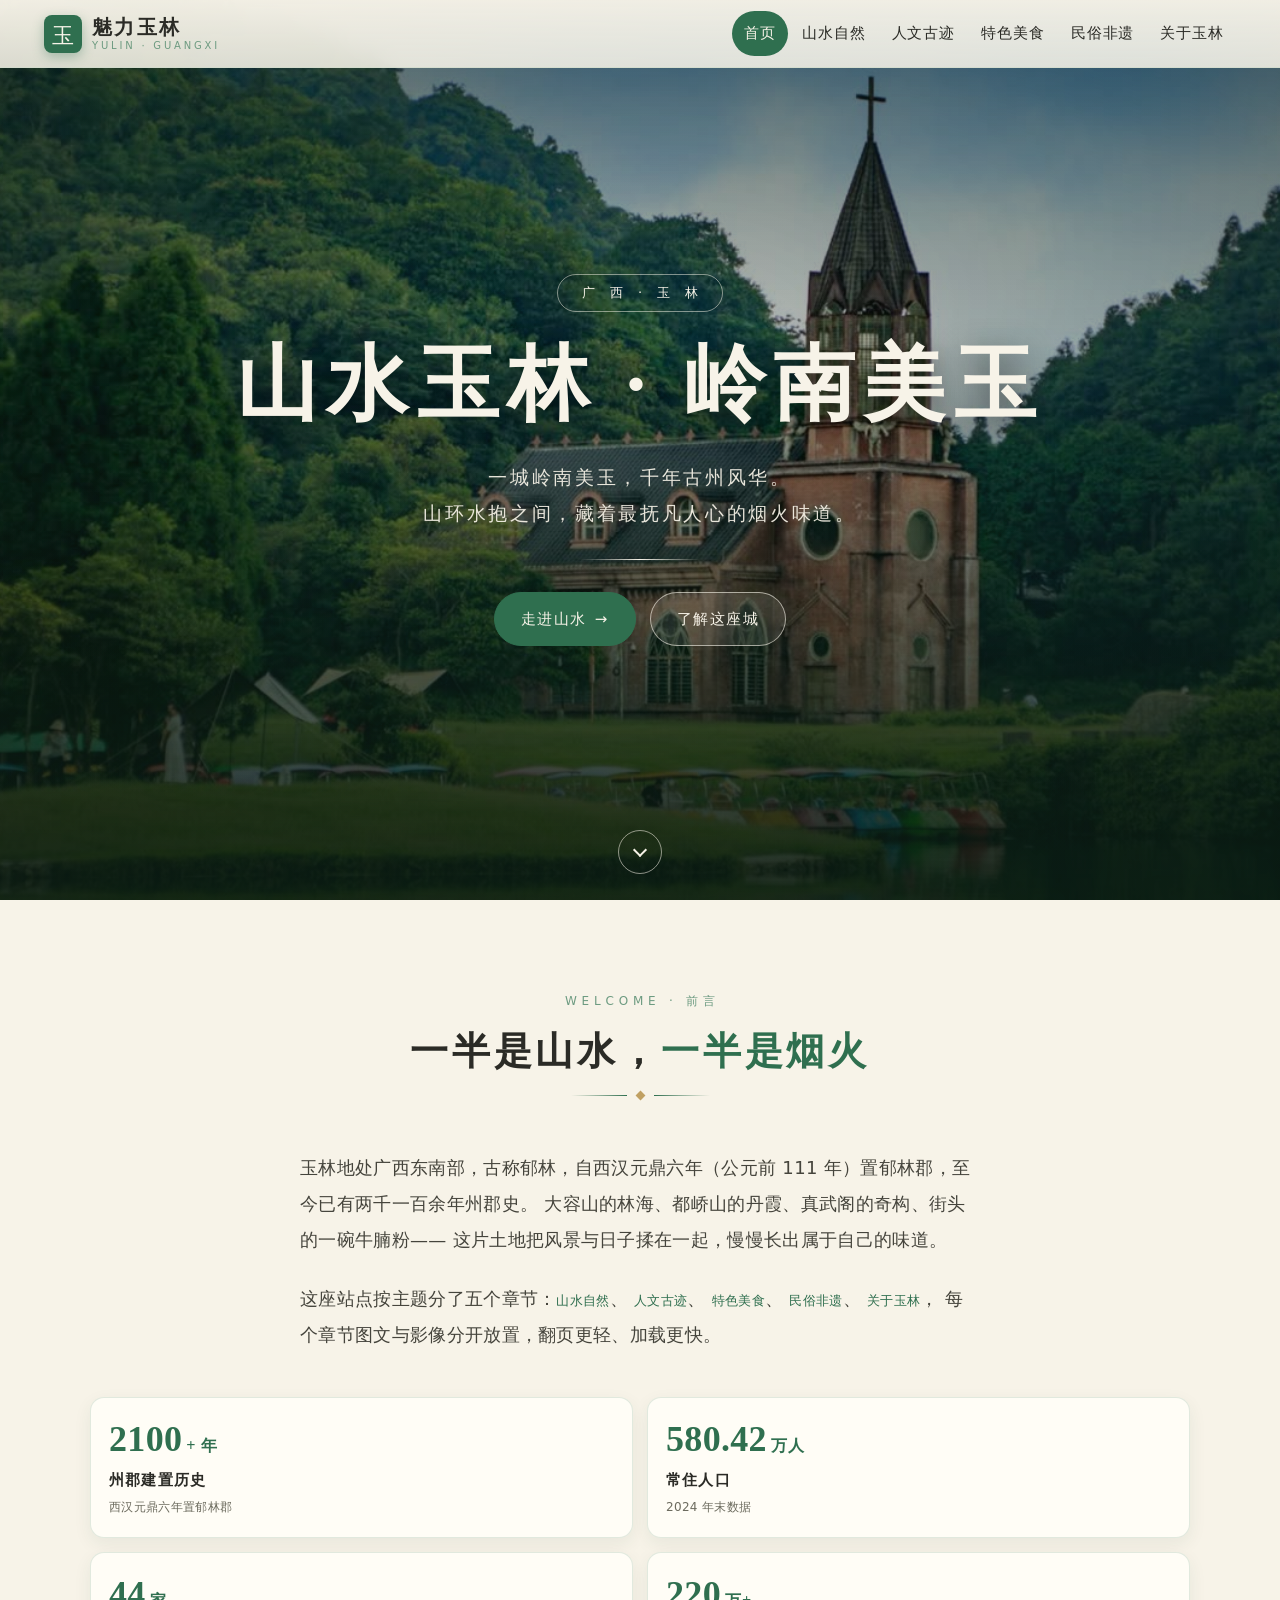
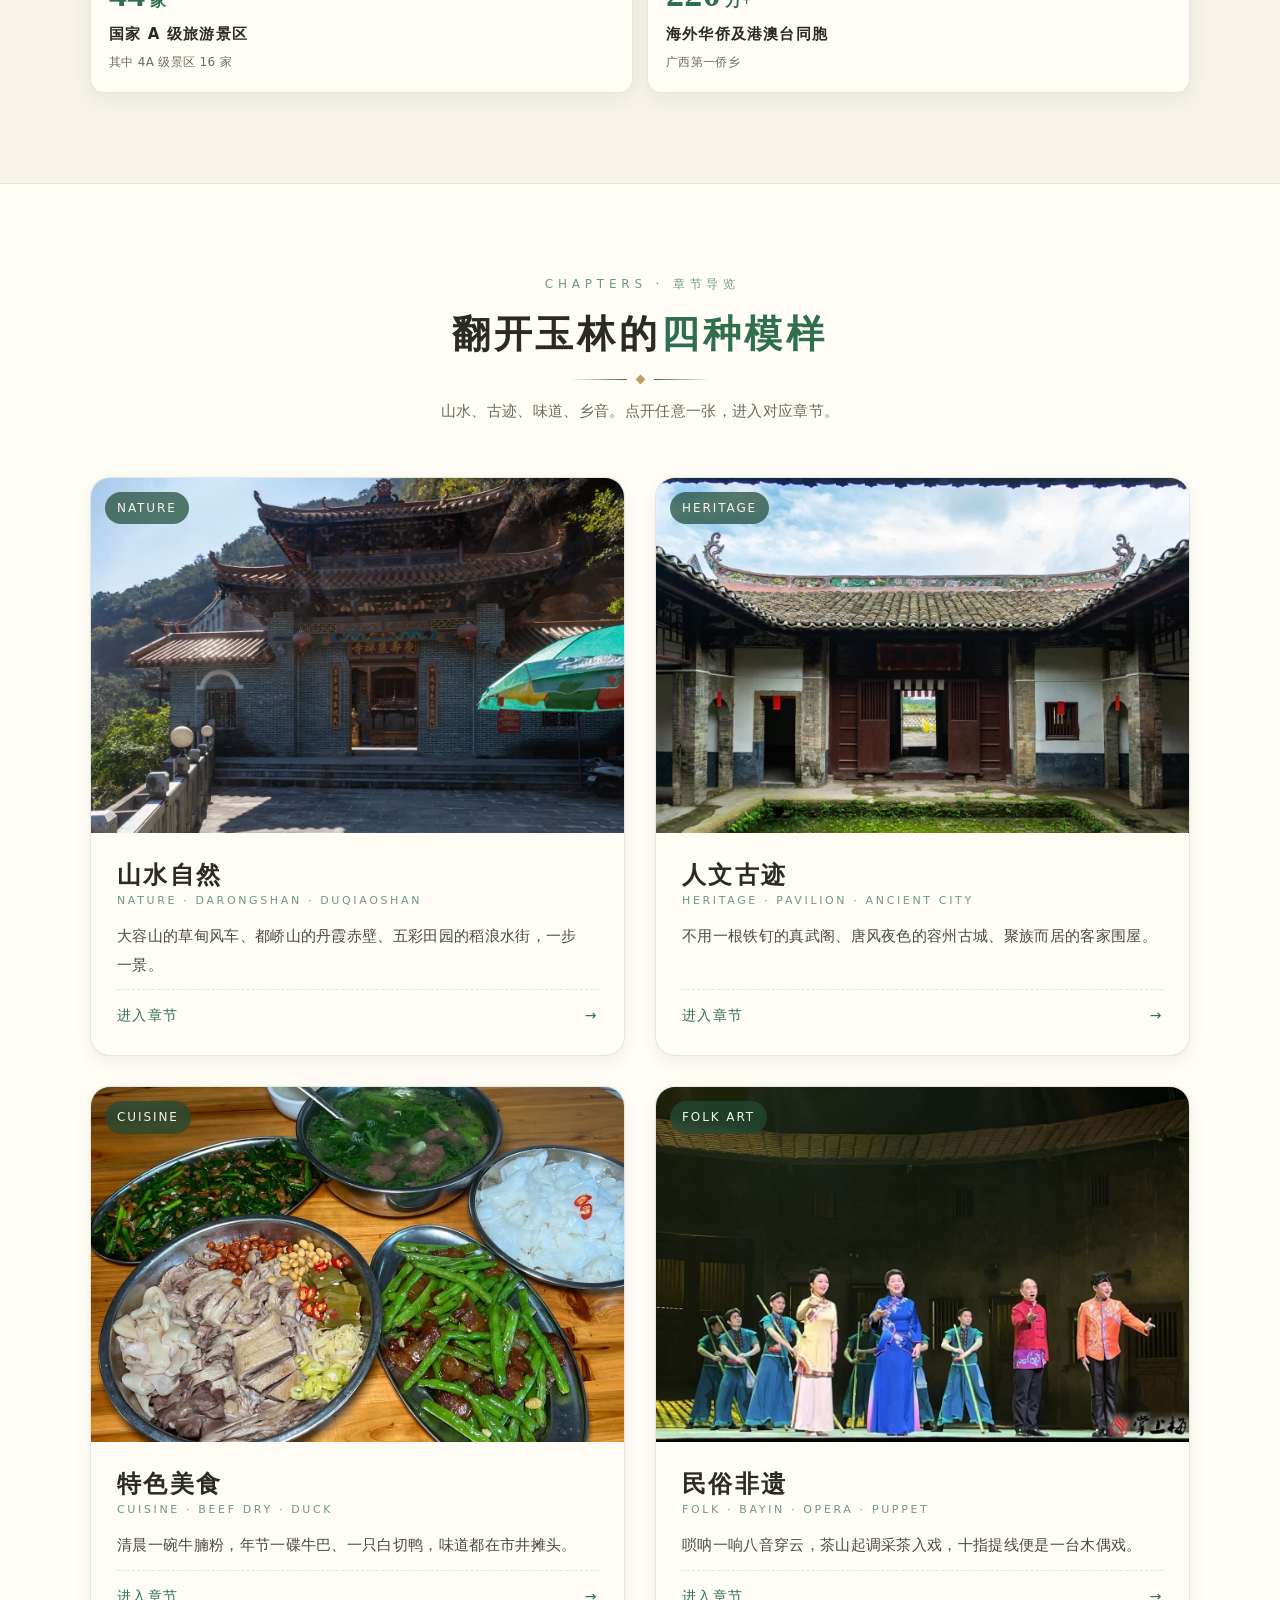
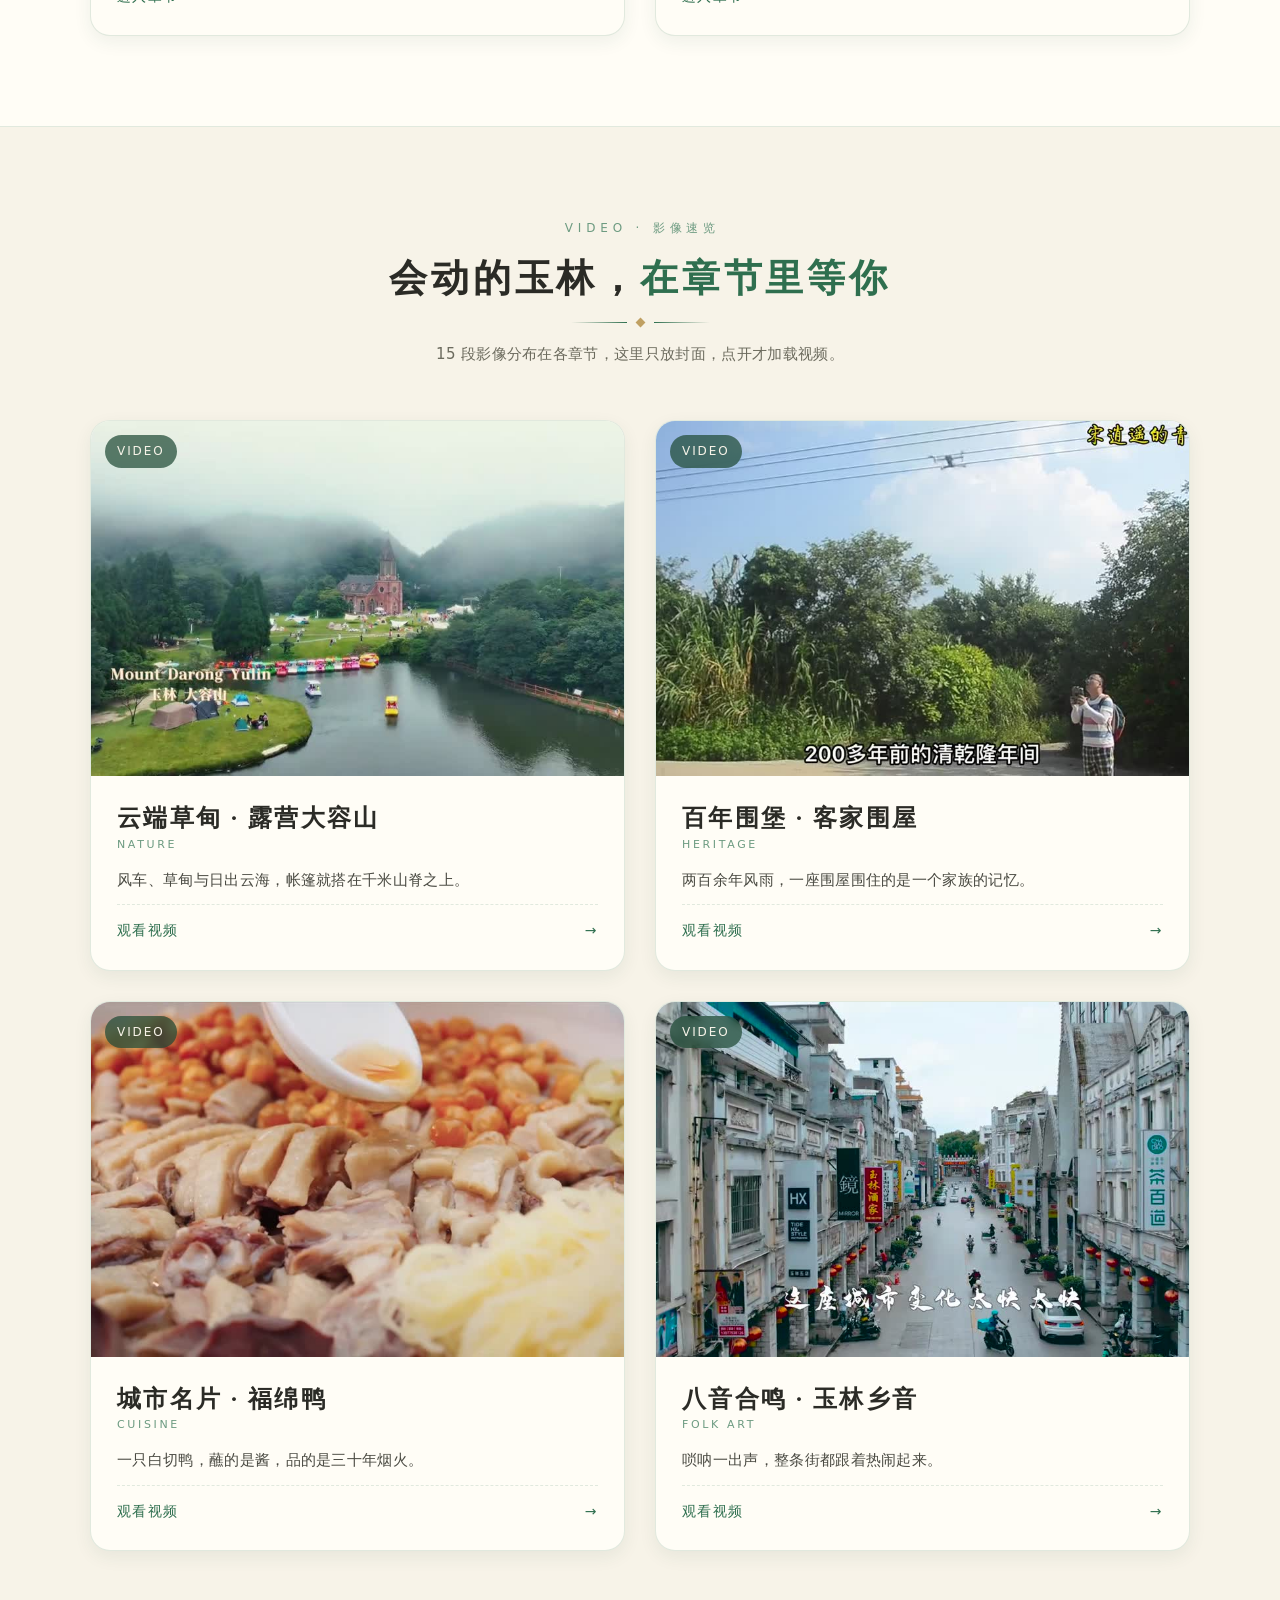
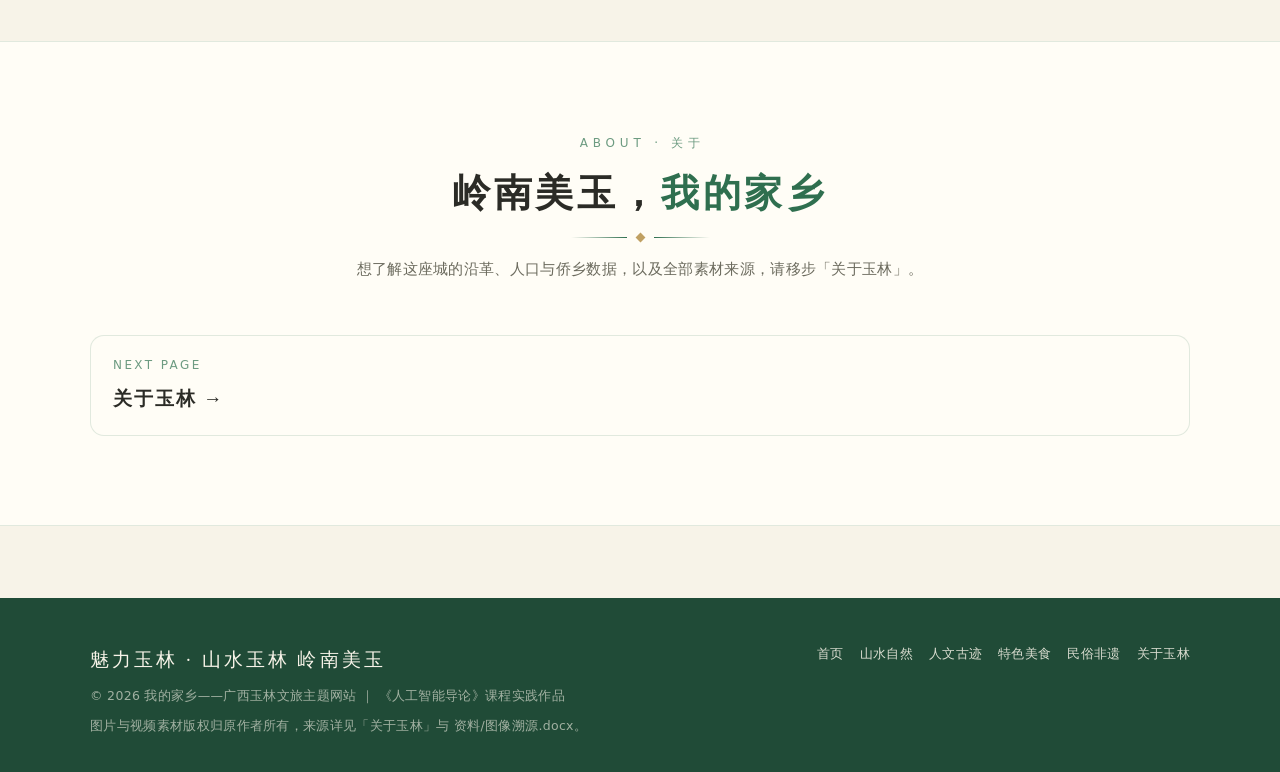
<file: index.html>
<!DOCTYPE html>
<html lang="zh-CN">
<head>
<meta charset="UTF-8">
<meta name="viewport" content="width=device-width, initial-scale=1">
<title>魅力玉林 · 山水玉林 岭南美玉 | 广西玉林文旅主题网站</title>
<meta name="description" content="我的家乡——广西玉林。山水自然、人文古迹、特色美食、民俗非遗，一城岭南美玉，千年古州风华。">
<link rel="stylesheet" href="assets/css/style.css">
<!-- 首屏大图预加载：缩短 LCP -->
<link rel="preload" as="image" href="assets/img/display/大容山/image_夏天不去一趟大容山怎么行🤔。大..._4.jpg">
</head>
<body class="page-home">

<!-- ==================== 顶栏 ==================== -->
<header class="topbar" id="topbar">
  <a class="brand" href="index.html" aria-label="魅力玉林 首页">
    <span class="seal" aria-hidden="true">玉</span>
    <span class="brand-text"><strong>魅力玉林</strong><em>YULIN · GUANGXI</em></span>
  </a>
  <button class="nav-toggle" id="navToggle" type="button" aria-label="打开导航菜单" aria-expanded="false" aria-controls="nav">
    <span></span><span></span><span></span>
  </button>
  <nav class="nav" id="nav">
    <a class="active" href="index.html">首页</a>
    <a href="nature.html">山水自然</a>
    <a href="culture.html">人文古迹</a>
    <a href="food.html">特色美食</a>
    <a href="folk.html">民俗非遗</a>
    <a href="about.html">关于玉林</a>
  </nav>
</header>

<main>

  <!-- ==================== Hero ==================== -->
  <section class="hero" id="home">
    <img class="hero-img"
         src="assets/img/display/大容山/image_夏天不去一趟大容山怎么行🤔。大..._4.jpg"
         alt="玉林大容山的层峦云海与风车" width="1400" height="815" fetchpriority="high" decoding="async">
    <div class="hero-inner">
      <p class="hero-kicker">广 西 · 玉 林</p>
      <h1>山水玉林 · 岭南美玉</h1>
      <p class="hero-sub">一城岭南美玉，千年古州风华。<br>山环水抱之间，藏着最抚凡人心的烟火味道。</p>
      <div class="hero-line" aria-hidden="true"></div>
      <div class="hero-actions">
        <a class="btn btn-solid" href="nature.html">走进山水 <span aria-hidden="true">→</span></a>
        <a class="btn btn-ghost-light" href="about.html">了解这座城</a>
      </div>
    </div>
    <a class="scroll-down" href="#start" aria-label="向下滚动"></a>
  </section>

  <!-- ==================== 导语 + 概览数据 ==================== -->
  <section class="section" id="start">
    <div class="wrap">
      <div class="sec-head reveal">
        <p class="sec-kicker">Welcome · 前言</p>
        <h2 class="sec-title">一半是山水，<b>一半是烟火</b></h2>
        <div class="sec-divider" aria-hidden="true"><i></i><span></span><i></i></div>
      </div>

      <div class="wrap-narrow">
        <p class="lead reveal">
          玉林地处广西东南部，古称郁林，自西汉元鼎六年（公元前 111 年）置郁林郡，至今已有两千一百余年州郡史。
          大容山的林海、都峤山的丹霞、真武阁的奇构、街头的一碗牛腩粉——
          这片土地把风景与日子揉在一起，慢慢长出属于自己的味道。
        </p>
        <p class="lead reveal" style="margin-top:16px">
          这座站点按主题分了五个章节：<a class="src-link" href="nature.html">山水自然</a>、
          <a class="src-link" href="culture.html">人文古迹</a>、
          <a class="src-link" href="food.html">特色美食</a>、
          <a class="src-link" href="folk.html">民俗非遗</a>、
          <a class="src-link" href="about.html">关于玉林</a>，
          每个章节图文与影像分开放置，翻页更轻、加载更快。
        </p>
      </div>

      <div class="stats reveal" style="margin-top:clamp(28px,4vw,44px)">
        <div class="stat"><b>2100<i>+ 年</i></b><strong>州郡建置历史</strong><em>西汉元鼎六年置郁林郡</em></div>
        <div class="stat"><b>580.42<i>万人</i></b><strong>常住人口</strong><em>2024 年末数据</em></div>
        <div class="stat"><b>44<i>家</i></b><strong>国家 A 级旅游景区</strong><em>其中 4A 级景区 16 家</em></div>
        <div class="stat"><b>220<i>万+</i></b><strong>海外华侨及港澳台同胞</strong><em>广西第一侨乡</em></div>
      </div>
    </div>
  </section>

  <!-- ==================== 四大板块入口 ==================== -->
  <section class="section section-alt">
    <div class="wrap">
      <div class="sec-head reveal">
        <p class="sec-kicker">Chapters · 章节导览</p>
        <h2 class="sec-title">翻开玉林的<b>四种模样</b></h2>
        <div class="sec-divider" aria-hidden="true"><i></i><span></span><i></i></div>
        <p class="sec-desc">山水、古迹、味道、乡音。点开任意一张，进入对应章节。</p>
      </div>

      <div class="theme-grid">
        <a class="theme-card reveal" href="nature.html">
          <div class="theme-card-media">
            <span class="tagline">NATURE</span>
            <img src="assets/img/display/都峤山/image_藏在广西的“人间仙境”！丹霞赤壁..._12.jpg"
                 alt="都峤山丹霞赤壁与云海" width="1400" height="933" loading="lazy" decoding="async">
          </div>
          <div class="theme-card-body">
            <div>
              <h3>山水自然</h3>
              <small>NATURE · DARONGSHAN · DUQIAOSHAN</small>
            </div>
            <p>大容山的草甸风车、都峤山的丹霞赤壁、五彩田园的稻浪水街，一步一景。</p>
            <div class="theme-card-more"><span>进入章节</span><span aria-hidden="true">→</span></div>
          </div>
        </a>

        <a class="theme-card reveal" href="culture.html">
          <div class="theme-card-media">
            <span class="tagline">HERITAGE</span>
            <img src="assets/img/display/客家围屋/image_珠砂垌客家围屋。位于玉林市郊，典..._4.jpg"
                 alt="玉林市郊客家围屋全貌" width="1400" height="981" loading="lazy" decoding="async">
          </div>
          <div class="theme-card-body">
            <div>
              <h3>人文古迹</h3>
              <small>HERITAGE · PAVILION · ANCIENT CITY</small>
            </div>
            <p>不用一根铁钉的真武阁、唐风夜色的容州古城、聚族而居的客家围屋。</p>
            <div class="theme-card-more"><span>进入章节</span><span aria-hidden="true">→</span></div>
          </div>
        </a>

        <a class="theme-card reveal" href="food.html">
          <div class="theme-card-media">
            <span class="tagline">CUISINE</span>
            <img src="assets/img/display/福绵鸭/image_打卡开了30年的老字号福绵鸭餐馆..._1.jpg"
                 alt="白切福绵鸭与蘸料" width="1400" height="1050" loading="lazy" decoding="async">
          </div>
          <div class="theme-card-body">
            <div>
              <h3>特色美食</h3>
              <small>CUISINE · BEEF DRY · DUCK</small>
            </div>
            <p>清晨一碗牛腩粉，年节一碟牛巴、一只白切鸭，味道都在市井摊头。</p>
            <div class="theme-card-more"><span>进入章节</span><span aria-hidden="true">→</span></div>
          </div>
        </a>

        <a class="theme-card reveal" href="folk.html">
          <div class="theme-card-media">
            <span class="tagline">FOLK ART</span>
            <img src="assets/img/display/客家山歌/69fdc3453faebab698a63302fda52bb7.jpg"
                 alt="客家山歌对唱场景" width="1400" height="840" loading="lazy" decoding="async">
          </div>
          <div class="theme-card-body">
            <div>
              <h3>民俗非遗</h3>
              <small>FOLK · BAYIN · OPERA · PUPPET</small>
            </div>
            <p>唢呐一响八音穿云，茶山起调采茶入戏，十指提线便是一台木偶戏。</p>
            <div class="theme-card-more"><span>进入章节</span><span aria-hidden="true">→</span></div>
          </div>
        </a>
      </div>
    </div>
  </section>

  <!-- ==================== 影像速览（仅封面，不加载视频） ==================== -->
  <section class="section">
    <div class="wrap">
      <div class="sec-head reveal">
        <p class="sec-kicker">Video · 影像速览</p>
        <h2 class="sec-title">会动的玉林，<b>在章节里等你</b></h2>
        <div class="sec-divider" aria-hidden="true"><i></i><span></span><i></i></div>
        <p class="sec-desc">15 段影像分布在各章节，这里只放封面，点开才加载视频。</p>
      </div>

      <div class="theme-grid">
        <a class="theme-card reveal" href="nature.html#video">
          <div class="theme-card-media">
            <span class="tagline">VIDEO</span>
            <img src="assets/img/posters/大容山/poster.jpg" alt="大容山露营视频封面" width="960" height="540" loading="lazy" decoding="async">
          </div>
          <div class="theme-card-body">
            <div>
              <h3>云端草甸 · 露营大容山</h3>
              <small>NATURE</small>
            </div>
            <p>风车、草甸与日出云海，帐篷就搭在千米山脊之上。</p>
            <div class="theme-card-more"><span>观看视频</span><span aria-hidden="true">→</span></div>
          </div>
        </a>

        <a class="theme-card reveal" href="culture.html#video">
          <div class="theme-card-media">
            <span class="tagline">VIDEO</span>
            <img src="assets/img/posters/客家围屋/poster.jpg" alt="客家围屋视频封面" width="960" height="540" loading="lazy" decoding="async">
          </div>
          <div class="theme-card-body">
            <div>
              <h3>百年围堡 · 客家围屋</h3>
              <small>HERITAGE</small>
            </div>
            <p>两百余年风雨，一座围屋围住的是一个家族的记忆。</p>
            <div class="theme-card-more"><span>观看视频</span><span aria-hidden="true">→</span></div>
          </div>
        </a>

        <a class="theme-card reveal" href="food.html#video">
          <div class="theme-card-media">
            <span class="tagline">VIDEO</span>
            <img src="assets/img/posters/福绵鸭/poster.jpg" alt="福绵鸭视频封面" width="960" height="540" loading="lazy" decoding="async">
          </div>
          <div class="theme-card-body">
            <div>
              <h3>城市名片 · 福绵鸭</h3>
              <small>CUISINE</small>
            </div>
            <p>一只白切鸭，蘸的是酱，品的是三十年烟火。</p>
            <div class="theme-card-more"><span>观看视频</span><span aria-hidden="true">→</span></div>
          </div>
        </a>

        <a class="theme-card reveal" href="folk.html#video">
          <div class="theme-card-media">
            <span class="tagline">VIDEO</span>
            <img src="assets/img/posters/八音/poster.jpg" alt="玉林八音视频封面" width="960" height="540" loading="lazy" decoding="async">
          </div>
          <div class="theme-card-body">
            <div>
              <h3>八音合鸣 · 玉林乡音</h3>
              <small>FOLK ART</small>
            </div>
            <p>唢呐一出声，整条街都跟着热闹起来。</p>
            <div class="theme-card-more"><span>观看视频</span><span aria-hidden="true">→</span></div>
          </div>
        </a>
      </div>
    </div>
  </section>

  <!-- ==================== 尾部引导 ==================== -->
  <section class="section section-alt">
    <div class="wrap">
      <div class="sec-head reveal">
        <p class="sec-kicker">About · 关于</p>
        <h2 class="sec-title">岭南美玉，<b>我的家乡</b></h2>
        <div class="sec-divider" aria-hidden="true"><i></i><span></span><i></i></div>
        <p class="sec-desc">想了解这座城的沿革、人口与侨乡数据，以及全部素材来源，请移步「关于玉林」。</p>
      </div>
      <div class="pager reveal">
        <a href="about.html">
          <small>NEXT PAGE</small>
          <strong>关于玉林 →</strong>
        </a>
      </div>
    </div>
  </section>

</main>

<!-- ==================== 页脚 ==================== -->
<footer class="footer">
  <div class="wrap">
    <div>
      <p class="f-brand">魅力玉林 · 山水玉林 岭南美玉</p>
      <small>© 2026 我的家乡——广西玉林文旅主题网站 ｜ 《人工智能导论》课程实践作品</small>
      <small>图片与视频素材版权归原作者所有，来源详见「关于玉林」与 资料/图像溯源.docx。</small>
    </div>
    <nav class="footer-links" aria-label="页脚导航">
      <a href="index.html">首页</a>
      <a href="nature.html">山水自然</a>
      <a href="culture.html">人文古迹</a>
      <a href="food.html">特色美食</a>
      <a href="folk.html">民俗非遗</a>
      <a href="about.html">关于玉林</a>
    </nav>
  </div>
</footer>

<button class="to-top" id="toTop" type="button" aria-label="返回页面顶部"></button>

<script src="assets/js/main.js"></script>
</body>
</html>
</file>
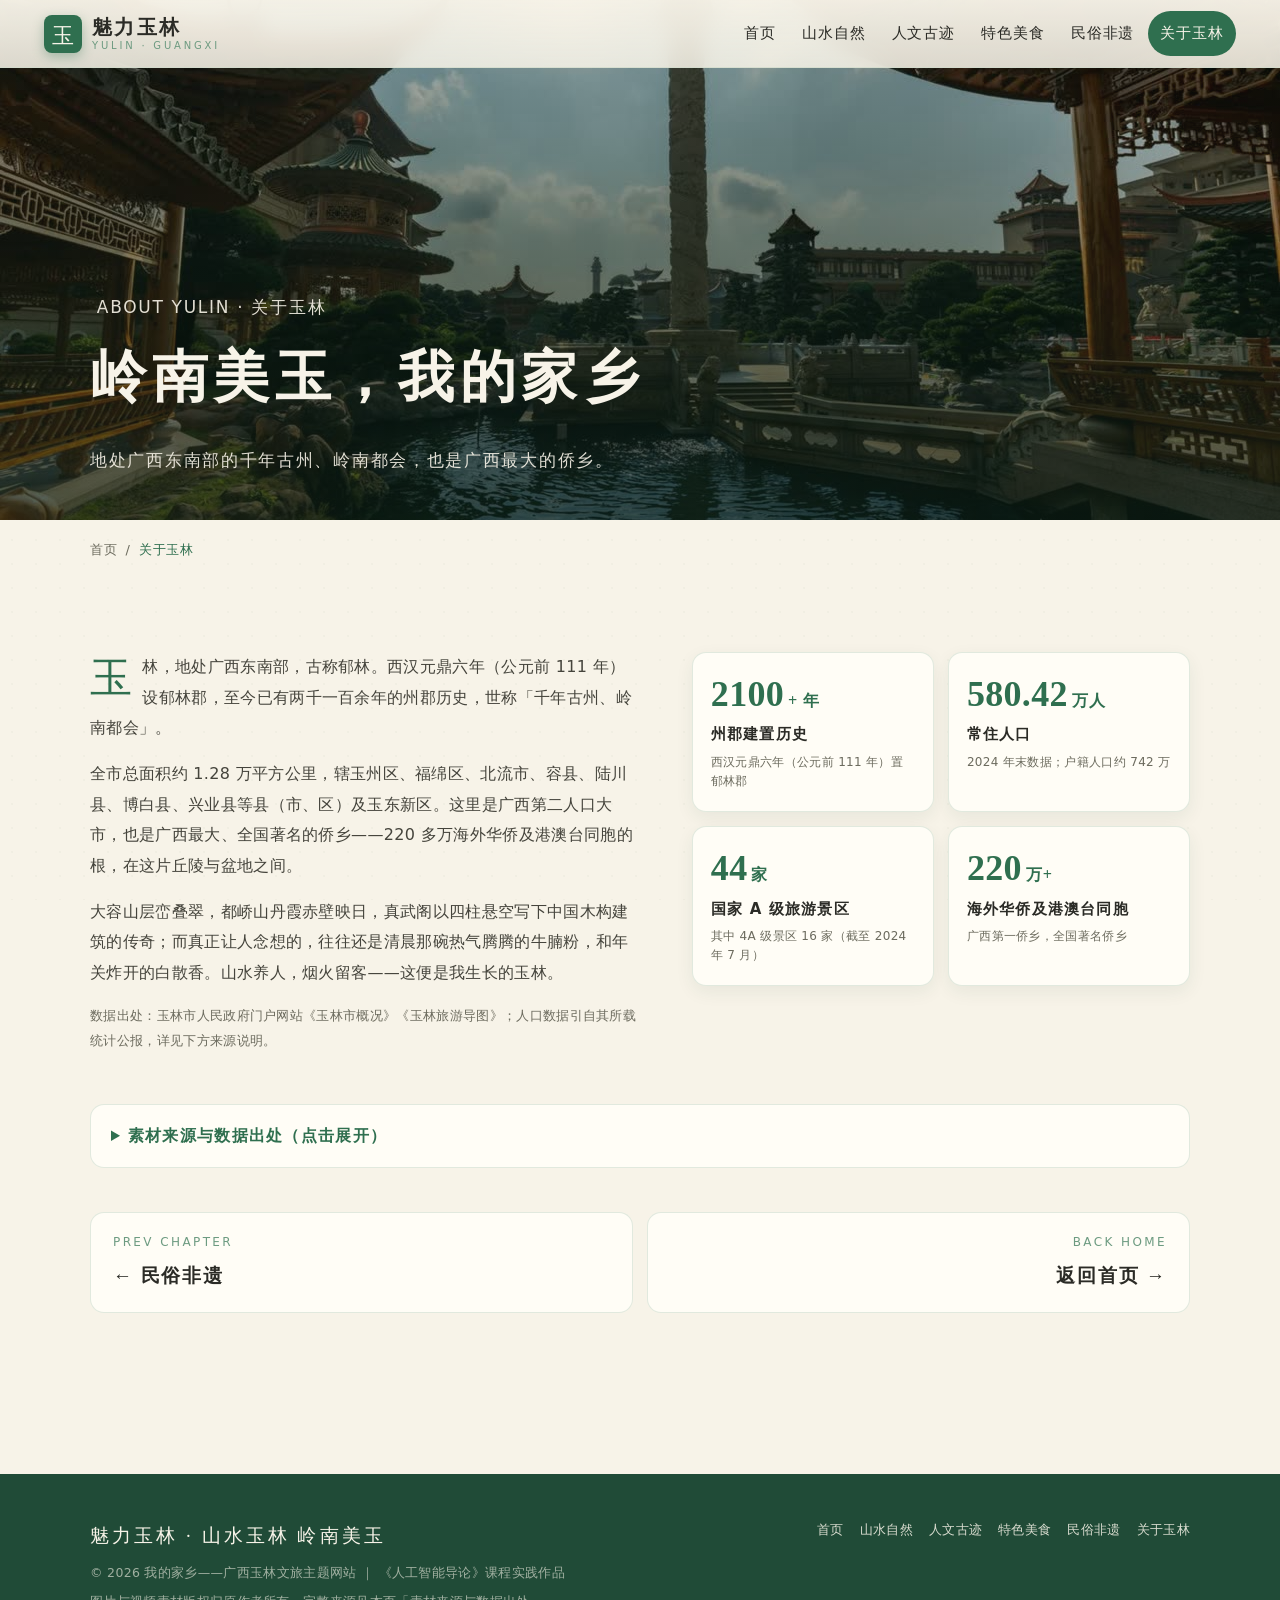
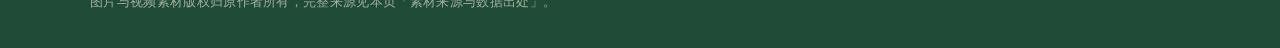
<file: about.html>
<!DOCTYPE html>
<html lang="zh-CN">
<head>
<meta charset="UTF-8">
<meta name="viewport" content="width=device-width, initial-scale=1">
<title>关于玉林 · 魅力玉林 | 城市概况、数据与素材来源</title>
<meta name="description" content="玉林城市概况：2100 余年州郡史、常住人口、A 级景区与侨乡数据，以及本站全部素材来源清单。">
<link rel="stylesheet" href="assets/css/style.css">
</head>
<body class="page-about">

<!-- ==================== 顶栏 ==================== -->
<header class="topbar" id="topbar">
  <a class="brand" href="index.html" aria-label="魅力玉林 首页">
    <span class="seal" aria-hidden="true">玉</span>
    <span class="brand-text"><strong>魅力玉林</strong><em>YULIN · GUANGXI</em></span>
  </a>
  <button class="nav-toggle" id="navToggle" type="button" aria-label="打开导航菜单" aria-expanded="false" aria-controls="nav">
    <span></span><span></span><span></span>
  </button>
  <nav class="nav" id="nav">
    <a href="index.html">首页</a>
    <a href="nature.html">山水自然</a>
    <a href="culture.html">人文古迹</a>
    <a href="food.html">特色美食</a>
    <a href="folk.html">民俗非遗</a>
    <a class="active" href="about.html">关于玉林</a>
  </nav>
</header>

<main>
  <!-- ==================== 章节 Banner ==================== -->
  <section class="banner">
    <img class="banner-img"
         src="assets/img/display/云天文化城/image_【云天宫】不知天上宫阙，今夕是何..._5.jpg"
         alt="云天文化城重檐飞檐" width="1400" height="933" fetchpriority="high" decoding="async">
    <div class="wrap">
      <p class="banner-kicker">ABOUT YULIN · 关于玉林</p>
      <h1>岭南美玉，我的家乡</h1>
      <p>地处广西东南部的千年古州、岭南都会，也是广西最大的侨乡。</p>
    </div>
  </section>

  <div class="wrap">
    <nav class="crumbs" aria-label="面包屑导航">
      <a href="index.html">首页</a><span aria-hidden="true">/</span><span aria-current="page">关于玉林</span>
    </nav>
  </div>

  <!-- ==================== 城市介绍 + 数据 ==================== -->
  <section class="section">
    <div class="wrap">
      <div class="about-layout">
        <div class="about-text reveal">
          <p>玉林，地处广西东南部，古称郁林。西汉元鼎六年（公元前 111 年）设郁林郡，至今已有两千一百余年的州郡历史，世称「千年古州、岭南都会」。</p>
          <p>全市总面积约 1.28 万平方公里，辖玉州区、福绵区、北流市、容县、陆川县、博白县、兴业县等县（市、区）及玉东新区。这里是广西第二人口大市，也是广西最大、全国著名的侨乡——220 多万海外华侨及港澳台同胞的根，在这片丘陵与盆地之间。</p>
          <p>大容山层峦叠翠，都峤山丹霞赤壁映日，真武阁以四柱悬空写下中国木构建筑的传奇；而真正让人念想的，往往还是清晨那碗热气腾腾的牛腩粉，和年关炸开的白散香。山水养人，烟火留客——这便是我生长的玉林。</p>
          <p style="color:var(--muted);font-size:13px">数据出处：玉林市人民政府门户网站《玉林市概况》《玉林旅游导图》；人口数据引自其所载统计公报，详见下方来源说明。</p>
        </div>

        <div class="stats reveal">
          <div class="stat"><b>2100<i>+ 年</i></b><strong>州郡建置历史</strong><em>西汉元鼎六年（公元前 111 年）置郁林郡</em></div>
          <div class="stat"><b>580.42<i>万人</i></b><strong>常住人口</strong><em>2024 年末数据；户籍人口约 742 万</em></div>
          <div class="stat"><b>44<i>家</i></b><strong>国家 A 级旅游景区</strong><em>其中 4A 级景区 16 家（截至 2024 年 7 月）</em></div>
          <div class="stat"><b>220<i>万+</i></b><strong>海外华侨及港澳台同胞</strong><em>广西第一侨乡，全国著名侨乡</em></div>
        </div>
      </div>

      <!-- ==================== 素材来源 ==================== -->
      <details class="sources reveal" id="sources">
        <summary>素材来源与数据出处（点击展开）</summary>
        <ul>
          <li>大容山 —— 图片 <a href="https://v.douyin.com/3YPUq7xlpsA/" target="_blank" rel="noopener">来源</a>｜视频 <a href="https://v.douyin.com/UGxauupCKGM/" target="_blank" rel="noopener">来源</a></li>
          <li>都峤山 —— 图片 <a href="https://v.douyin.com/fMrpQuWSE94/" target="_blank" rel="noopener">来源</a>｜视频 <a href="https://v.douyin.com/XEjjGRvowjA/" target="_blank" rel="noopener">来源</a></li>
          <li>五彩田园 —— 图片 <a href="https://v.douyin.com/7SADv9L0hDQ/" target="_blank" rel="noopener">来源一</a>、<a href="https://v.douyin.com/dZ1dAxAmpXE/" target="_blank" rel="noopener">来源二</a>｜视频 <a href="https://v.douyin.com/965Pdrl10FY/" target="_blank" rel="noopener">来源</a></li>
          <li>云天文化城 —— 图片 <a href="https://v.douyin.com/Hn6-Z_jtMvI/" target="_blank" rel="noopener">来源</a>｜视频 <a href="https://v.douyin.com/rLKQ4XEEldM/" target="_blank" rel="noopener">来源</a></li>
          <li>真武阁 —— 图片 <a href="https://v.douyin.com/7GkKJ3GbTnc/" target="_blank" rel="noopener">来源</a>｜视频 <a href="https://v.douyin.com/QRXuP50OrpE/" target="_blank" rel="noopener">来源</a></li>
          <li>容州古城 —— 图片 <a href="https://v.douyin.com/Sz82HFeQaGE/" target="_blank" rel="noopener">来源</a>｜视频 <a href="https://v.douyin.com/4uToIEbN_6U/" target="_blank" rel="noopener">来源</a></li>
          <li>客家围屋 —— 图片 <a href="https://v.douyin.com/CV21WQJUL6o/" target="_blank" rel="noopener">来源</a>｜视频 <a href="https://v.douyin.com/ZmzEB37P-wI/" target="_blank" rel="noopener">来源</a></li>
          <li>玉林牛巴 —— 图片 <a href="https://v.douyin.com/6QT5-VgBDtg/" target="_blank" rel="noopener">来源</a>｜视频 <a href="https://v.douyin.com/kp5RqLrjoj8/" target="_blank" rel="noopener">来源</a></li>
          <li>牛腩粉 —— 图片 <a href="https://v.douyin.com/qm5jIbzY8Mo/" target="_blank" rel="noopener">来源一</a>、<a href="https://v.douyin.com/1zoo-OaxwOw/" target="_blank" rel="noopener">来源二</a>、<a href="https://v.douyin.com/xk7M1U4oWoc/" target="_blank" rel="noopener">来源三</a>｜视频 <a href="https://v.douyin.com/Qy0x3wLJGQk/" target="_blank" rel="noopener">来源</a></li>
          <li>玉林白散 —— 图片 <a href="https://v.douyin.com/neT2dTKUNKA/" target="_blank" rel="noopener">来源</a>｜视频 <a href="https://v.douyin.com/3ed1xKkwOqg/" target="_blank" rel="noopener">来源</a></li>
          <li>福绵鸭 —— 图片 <a href="https://v.douyin.com/lck3PCItN-Y/" target="_blank" rel="noopener">来源</a>｜视频 <a href="https://v.douyin.com/juvAnXawW_g/" target="_blank" rel="noopener">来源</a></li>
          <li>玉林八音 —— 图片 <a href="https://v.douyin.com/ANZ27YuTKTY/" target="_blank" rel="noopener">来源</a>｜视频 <a href="https://v.douyin.com/fQB8aFXVew4/" target="_blank" rel="noopener">来源</a></li>
          <li>桂南采茶戏 —— 视频 <a href="https://v.douyin.com/_YShk_xRxvM/" target="_blank" rel="noopener">来源</a></li>
          <li>客家山歌 —— 视频 <a href="https://v.douyin.com/OTaK-ZQKKiI/" target="_blank" rel="noopener">来源</a></li>
          <li>玉林木偶戏 —— 图片 <a href="https://v.douyin.com/b_32V5vmQDI/" target="_blank" rel="noopener">来源</a>｜视频 <a href="https://v.douyin.com/hQR5QPqquMw/" target="_blank" rel="noopener">来源</a></li>
        </ul>
        <p class="note">
          完整溯源清单另见本站 <code>资料/图像溯源.docx</code>。所有图片与视频素材均采集自抖音公开短视频，版权归原作者所有，本站仅用于《人工智能导论》课程实践展示，不作商业用途。
          城市数据参考：玉林市人民政府门户网站
          <a href="http://www.yulin.gov.cn/zwgk/zjyl/ylgk/t997131.shtml" target="_blank" rel="noopener">《玉林市概况》</a>、
          <a href="http://www.yulin.gov.cn/bmlqfw/jsms/yk/lydt/t18738068.shtml" target="_blank" rel="noopener">《玉林旅游导图》</a>。
        </p>
      </details>

      <div class="pager reveal" style="margin-top:clamp(28px,4vw,44px)">
        <a class="prev" href="folk.html"><small>PREV CHAPTER</small><strong>← 民俗非遗</strong></a>
        <a class="next" href="index.html"><small>BACK HOME</small><strong>返回首页 →</strong></a>
      </div>
    </div>
  </section>
</main>

<!-- ==================== 页脚 ==================== -->
<footer class="footer">
  <div class="wrap">
    <div>
      <p class="f-brand">魅力玉林 · 山水玉林 岭南美玉</p>
      <small>© 2026 我的家乡——广西玉林文旅主题网站 ｜ 《人工智能导论》课程实践作品</small>
      <small>图片与视频素材版权归原作者所有，完整来源见本页「素材来源与数据出处」。</small>
    </div>
    <nav class="footer-links" aria-label="页脚导航">
      <a href="index.html">首页</a>
      <a href="nature.html">山水自然</a>
      <a href="culture.html">人文古迹</a>
      <a href="food.html">特色美食</a>
      <a href="folk.html">民俗非遗</a>
      <a href="about.html">关于玉林</a>
    </nav>
  </div>
</footer>

<button class="to-top" id="toTop" type="button" aria-label="返回页面顶部"></button>

<script src="assets/js/main.js"></script>
</body>
</html>
</file>
<file: assets/css/style.css>
@charset "UTF-8";
/* ==========================================================================
   魅力玉林 · 公共样式表
   被 index.html 及 nature/culture/food/folk/about 五个子页面共用
   多页面共用同一份 CSS：浏览器只需加载一次，翻页时直接命中缓存
   ========================================================================== */

/* ---------- 1. 设计变量 ---------- */
:root{
  /* 主色：青绿 + 米白（国风水墨） */
  --green:#2f6f4f;
  --green-deep:#204b37;
  --green-soft:#6d9b81;
  --cream:#f7f3e8;
  --paper:#fffdf6;
  --ink:#2b2b26;
  --muted:#6c6b5e;
  --gold:#c0a062;
  --line:rgba(47,111,79,.14);

  /* 排版尺度 */
  --font-serif:"Songti SC","STSong","Noto Serif SC","Source Han Serif SC","SimSun",serif;
  --font-sans:"PingFang SC","HarmonyOS Sans SC","Microsoft YaHei","Noto Sans SC",system-ui,-apple-system,sans-serif;

  /* 间距与圆角 */
  --radius:14px;
  --radius-lg:20px;
  --shadow-sm:0 6px 18px rgba(35,77,57,.07);
  --shadow-lg:0 20px 46px rgba(35,77,57,.18);

  /* 顶栏高度：同时驱动 scroll-padding，避免锚点被顶栏遮挡 */
  --header-h:68px;

  /* 内容宽度 */
  --wrap:1180px;
  --wrap-narrow:760px;
}

/* ---------- 2. 基础重置 ---------- */
*,*::before,*::after{box-sizing:border-box}
html{
  scroll-behavior:smooth;
  -webkit-text-size-adjust:100%;
  scroll-padding-top:var(--header-h); /* 修复锚点定位被固定顶栏遮挡 */
}
body{
  margin:0;
  background:var(--cream);
  color:var(--ink);
  font-family:var(--font-sans);
  font-size:16px;
  line-height:1.9;
  overflow-x:hidden;
  /* 中文排版：字距与行距更适合长段落阅读 */
  letter-spacing:.02em;
}
img,video{display:block;max-width:100%;height:auto}
a{color:inherit;text-decoration:none}
button{font-family:inherit;cursor:pointer;border:0;background:none;color:inherit}
h1,h2,h3,h4{margin:0;font-weight:600;line-height:1.35;letter-spacing:.06em}
p{margin:0}
ul{margin:0;padding:0;list-style:none}
::selection{background:rgba(47,111,79,.22)}
:focus-visible{outline:2px solid var(--green);outline-offset:3px;border-radius:4px}

/* 宣纸底纹（纯 CSS，不影响布局） */
body::before{
  content:"";position:fixed;inset:0;z-index:0;pointer-events:none;opacity:.3;
  background-image:radial-gradient(rgba(47,111,79,.1) 1px,transparent 1px);
  background-size:24px 24px;
}
.topbar,main,.footer{position:relative;z-index:1}

/* ---------- 3. 布局容器与通用排版 ---------- */
.wrap{max-width:var(--wrap);margin:0 auto;padding:0 clamp(16px,4vw,40px)}
.wrap-narrow{max-width:var(--wrap-narrow);margin:0 auto;padding:0 clamp(16px,4vw,40px)}
.section{padding:clamp(52px,7vw,96px) 0}
.section-alt{background:var(--paper);border-top:1px solid var(--line);border-bottom:1px solid var(--line)}

/* 标题：避免末行孤字，统一中西混排间距 */
.heading-serif{font-family:var(--font-serif);text-wrap:pretty}
.sec-head{max-width:var(--wrap-narrow);margin:0 auto clamp(32px,4vw,52px);text-align:center}
.sec-kicker{font-size:12px;letter-spacing:.4em;text-indent:.4em;color:var(--green-soft);text-transform:uppercase}
.sec-title{font-family:var(--font-serif);font-size:clamp(25px,3.4vw,38px);letter-spacing:.1em;margin:.35em 0 .4em}
.sec-title b{color:var(--green);font-weight:700}
.sec-divider{display:flex;align-items:center;justify-content:center;gap:10px;margin:12px 0 14px}
.sec-divider i{width:56px;height:1px;background:linear-gradient(90deg,transparent,var(--green))}
.sec-divider i:last-child{background:linear-gradient(90deg,var(--green),transparent)}
.sec-divider span{width:7px;height:7px;background:var(--gold);transform:rotate(45deg)}
.sec-desc{color:var(--muted);font-size:15px;text-wrap:pretty}
.lead{font-size:clamp(16px,1.6vw,18px);line-height:2;color:#45443c;text-wrap:pretty}

/* ---------- 4. 顶栏与导航 ---------- */
.topbar{
  position:fixed;top:0;left:0;right:0;z-index:100;height:var(--header-h);
  display:flex;align-items:center;justify-content:space-between;gap:16px;
  padding:0 clamp(14px,4vw,44px);
  background:linear-gradient(180deg,rgba(247,243,232,.97),rgba(247,243,232,.88));
  backdrop-filter:saturate(140%) blur(10px);
  -webkit-backdrop-filter:saturate(140%) blur(10px);
  border-bottom:1px solid var(--line);
  transition:height .3s ease,box-shadow .3s ease;
}
.topbar.scrolled{height:58px;box-shadow:0 8px 26px rgba(35,77,57,.1)}
.brand{display:flex;align-items:center;gap:10px;flex-shrink:0}
.seal{
  width:38px;height:38px;flex:0 0 38px;display:grid;place-items:center;
  background:var(--green);color:var(--cream);border-radius:8px;
  font-family:var(--font-serif);font-size:22px;
  box-shadow:0 4px 12px rgba(47,111,79,.35);
}
.brand-text{display:flex;flex-direction:column;line-height:1.25}
.brand-text strong{font-family:var(--font-serif);font-size:20px;letter-spacing:.12em}
.brand-text em{font-style:normal;font-size:10px;letter-spacing:.28em;color:var(--green-soft)}

.nav{display:flex;align-items:center;gap:2px;flex-wrap:nowrap}
.nav a{
  position:relative;padding:8px 12px;font-size:15px;letter-spacing:.06em;
  border-radius:999px;white-space:nowrap;
  transition:color .25s ease,background .25s ease;
}
.nav a::after{
  content:"";position:absolute;left:50%;bottom:3px;width:0;height:2px;
  background:var(--green);border-radius:2px;transform:translateX(-50%);transition:width .28s ease;
}
.nav a:hover{color:var(--green)}
.nav a:hover::after{width:36%}
.nav a.active{color:var(--cream);background:var(--green)}
.nav a.active::after{width:0}

/* 汉堡按钮 */
.nav-toggle{
  display:none;width:42px;height:42px;border-radius:10px;
  flex-direction:column;align-items:center;justify-content:center;gap:5px;
  border:1px solid var(--line);background:rgba(255,255,255,.55);
}
.nav-toggle span{display:block;width:20px;height:2px;background:var(--green);border-radius:2px;transition:transform .3s ease,opacity .2s ease}
.nav-toggle.is-open span:nth-child(1){transform:translateY(7px) rotate(45deg)}
.nav-toggle.is-open span:nth-child(2){opacity:0}
.nav-toggle.is-open span:nth-child(3){transform:translateY(-7px) rotate(-45deg)}

/* ---------- 5. 首页 Hero（全屏） ---------- */
.hero{
  position:relative;min-height:100vh;display:flex;align-items:center;justify-content:center;
  overflow:hidden;background:var(--green-deep);
  padding:calc(var(--header-h) + 48px) 20px 96px;text-align:center;
}
@supports (height:100svh){.hero{min-height:100svh}}
.hero-img{position:absolute;inset:0;width:100%;height:100%;object-fit:cover;object-position:center 45%;animation:heroZoom 24s ease-out forwards}
@keyframes heroZoom{from{transform:scale(1.08)}to{transform:scale(1)}}
.hero::after{
  content:"";position:absolute;inset:0;
  background:
    radial-gradient(120% 80% at 50% 40%,rgba(10,26,18,.12),rgba(10,26,18,.6) 100%),
    linear-gradient(180deg,rgba(15,34,24,.45),rgba(15,34,24,.18) 38%,rgba(12,30,21,.82));
}
.hero-inner{position:relative;z-index:2;color:var(--cream);max-width:900px}
.hero-kicker{
  display:inline-block;font-size:13px;letter-spacing:.42em;text-indent:.42em;
  padding:6px 18px;margin-bottom:22px;border:1px solid rgba(247,243,232,.5);border-radius:999px;
}
.hero h1{
  font-family:var(--font-serif);font-weight:700;
  font-size:clamp(36px,7vw,82px);letter-spacing:.1em;line-height:1.25;
  text-shadow:0 6px 30px rgba(0,0,0,.45);text-wrap:pretty;
}
.hero-sub{margin:22px auto 0;max-width:640px;font-size:clamp(15px,1.8vw,19px);letter-spacing:.14em;color:rgba(247,243,232,.92)}
.hero-line{width:120px;height:1px;margin:28px auto 0;background:linear-gradient(90deg,transparent,var(--cream),transparent)}
.hero-actions{display:flex;flex-wrap:wrap;gap:14px;justify-content:center;margin-top:32px}

.scroll-down{
  position:absolute;left:50%;bottom:26px;z-index:3;transform:translateX(-50%);
  width:44px;height:44px;display:grid;place-items:center;border-radius:50%;
  border:1px solid rgba(247,243,232,.55);animation:floatY 2.2s ease-in-out infinite;
}
.scroll-down::after{
  content:"";width:10px;height:10px;margin-top:-4px;
  border-right:2px solid var(--cream);border-bottom:2px solid var(--cream);transform:rotate(45deg);
}
@keyframes floatY{0%,100%{transform:translate(-50%,0)}50%{transform:translate(-50%,9px)}}

/* ---------- 6. 按钮 ---------- */
.btn{
  display:inline-flex;align-items:center;gap:8px;
  padding:12px 26px;border-radius:999px;font-size:15px;letter-spacing:.1em;
  border:1px solid var(--green);color:var(--green);background:rgba(255,255,255,.14);
  transition:background .28s ease,color .28s ease,transform .28s ease;
}
.btn:hover{background:var(--green);color:var(--cream);transform:translateY(-2px)}
.btn-solid{background:var(--green);color:var(--cream)}
.btn-solid:hover{background:var(--green-deep)}
.btn-ghost-light{border-color:rgba(247,243,232,.6);color:var(--cream);background:rgba(247,243,232,.1)}
.btn-ghost-light:hover{background:var(--cream);color:var(--green)}

/* ---------- 7. 子页 Banner（比首页轻） ---------- */
.banner{
  position:relative;min-height:min(58vh,520px);display:flex;align-items:flex-end;
  overflow:hidden;background:var(--green-deep);color:var(--cream);
  padding:calc(var(--header-h) + 56px) 0 44px;
}
.banner-img{position:absolute;inset:0;width:100%;height:100%;object-fit:cover;object-position:center 40%}
.banner::after{
  content:"";position:absolute;inset:0;
  background:linear-gradient(180deg,rgba(12,30,21,.28),rgba(12,30,21,.72));
}
.banner .wrap{position:relative;z-index:2;width:100%}
.banner-kicker{font-size:12px;letter-spacing:.4em;text-indent:.4em;color:rgba(247,243,232,.8)}
.banner h1{font-family:var(--font-serif);font-size:clamp(30px,5.2vw,56px);letter-spacing:.1em;margin:.3em 0 .5em;text-wrap:pretty}
.banner p{max-width:640px;color:rgba(247,243,232,.9);font-size:clamp(14px,1.5vw,17px);letter-spacing:.1em}

/* 面包屑 */
.crumbs{
  display:flex;flex-wrap:wrap;align-items:center;gap:8px;
  font-size:13px;letter-spacing:.06em;color:var(--muted);
  padding:18px 0 0;
}
.crumbs a:hover{color:var(--green)}
.crumbs span[aria-current]{color:var(--green)}

/* ---------- 8. 首页：板块入口卡片 ---------- */
.theme-grid{display:grid;grid-template-columns:repeat(2,minmax(0,1fr));gap:clamp(18px,2.4vw,30px)}
.theme-card{
  position:relative;display:flex;flex-direction:column;
  background:var(--paper);border:1px solid var(--line);border-radius:var(--radius-lg);
  overflow:hidden;box-shadow:var(--shadow-sm);
  transition:transform .4s cubic-bezier(.22,.61,.36,1),box-shadow .4s ease;
}
.theme-card:hover{transform:translateY(-10px);box-shadow:var(--shadow-lg)}
.theme-card-media{position:relative;overflow:hidden;background:#eae4d4;aspect-ratio:3/2}
.theme-card-media img{width:100%;height:100%;object-fit:cover;transition:transform .8s cubic-bezier(.22,.61,.36,1)}
.theme-card:hover .theme-card-media img{transform:scale(1.07)}
.theme-card-media .tagline{
  position:absolute;left:14px;top:14px;z-index:2;
  padding:5px 12px;border-radius:999px;font-size:12px;letter-spacing:.16em;
  color:var(--cream);background:rgba(32,75,55,.72);backdrop-filter:blur(4px);
}
.theme-card-body{padding:clamp(18px,2.2vw,26px);display:flex;flex-direction:column;gap:10px;flex:1}
.theme-card-body h3{font-family:var(--font-serif);font-size:clamp(20px,2.2vw,24px);letter-spacing:.1em}
.theme-card-body small{display:block;font-size:11px;letter-spacing:.24em;color:var(--green-soft)}
.theme-card-body p{color:#4a4a42;font-size:15px;text-wrap:pretty}
.theme-card-more{
  margin-top:auto;padding-top:12px;border-top:1px dashed var(--line);
  color:var(--green);font-size:14px;letter-spacing:.1em;
  display:flex;align-items:center;justify-content:space-between;
}
.theme-card:hover .theme-card-more span{transform:translateX(4px)}
.theme-card-more span{transition:transform .3s ease}

/* ---------- 9. 详情页：图文交错条目 ---------- */
.spot{
  display:grid;grid-template-columns:1.05fr .95fr;gap:clamp(20px,3.4vw,48px);
  align-items:center;padding:clamp(28px,3.4vw,44px) 0;
  border-top:1px solid var(--line);
}
.spot:first-of-type{border-top:0}
.spot:nth-child(even) .spot-media{order:2}
.spot-media{position:relative;overflow:hidden;border-radius:var(--radius);background:#eae4d4;cursor:zoom-in}
.spot-media img{width:100%;height:auto;transition:transform .8s cubic-bezier(.22,.61,.36,1)}
.spot-media:hover img{transform:scale(1.04)}
.spot-media .zoom-tip{
  position:absolute;right:12px;bottom:12px;padding:5px 12px;border-radius:999px;
  font-size:12px;letter-spacing:.1em;color:var(--cream);background:rgba(32,75,55,.72);
  backdrop-filter:blur(4px);opacity:0;transform:translateY(8px);transition:opacity .3s ease,transform .3s ease;
}
.spot-media:hover .zoom-tip{opacity:1;transform:none}
.spot-body h3{font-family:var(--font-serif);font-size:clamp(22px,2.6vw,30px);letter-spacing:.1em;margin-bottom:6px}
.spot-body small{display:block;font-size:11px;letter-spacing:.26em;color:var(--green-soft);margin-bottom:14px}
.spot-body p{color:#4a4a42;text-wrap:pretty}

/* 缩略图条 */
.thumbs{display:flex;flex-wrap:wrap;gap:10px;margin-top:16px}
.thumbs button{padding:0;border:1px solid var(--line);border-radius:10px;overflow:hidden;line-height:0;background:#eae4d4}
.thumbs button img{width:88px;height:66px;object-fit:cover;transition:transform .35s ease,opacity .3s ease}
.thumbs button:hover{border-color:var(--green)}
.thumbs button:hover img{transform:scale(1.1)}

/* 标签与来源 */
.tags{display:flex;flex-wrap:wrap;gap:6px;margin-top:14px}
.tags span{padding:3px 10px;border:1px solid var(--line);border-radius:999px;font-size:12.5px;color:var(--green)}
.facts{display:grid;grid-template-columns:repeat(auto-fit,minmax(140px,1fr));gap:10px;margin-top:16px}
.facts li{background:var(--cream);border-radius:10px;padding:10px 12px;font-size:13px;color:var(--muted);line-height:1.6}
.facts li b{display:block;color:var(--green);font-size:14px;letter-spacing:.06em;margin-bottom:2px}
.src-link{display:inline-block;margin-top:14px;font-size:12.5px;color:var(--green);border-bottom:1px solid transparent;transition:border-color .25s ease}
.src-link:hover{border-bottom-color:var(--green)}

/* ---------- 10. 视频区块 ---------- */
.video-box{
  background:var(--paper);border:1px solid var(--line);border-radius:var(--radius-lg);
  overflow:hidden;box-shadow:var(--shadow-sm);
}
.video-player{position:relative;aspect-ratio:16/9;background:#101a15;overflow:hidden}
.video-player video{width:100%;height:100%;object-fit:cover;background:#101a15}
.play-btn{
  position:absolute;inset:0;z-index:2;display:grid;place-items:center;
  background:linear-gradient(180deg,rgba(16,26,21,.12),rgba(16,26,21,.55));
  transition:opacity .35s ease,visibility .35s ease;
}
.play-btn i{
  width:64px;height:64px;display:grid;place-items:center;border-radius:50%;font-style:normal;
  background:rgba(247,243,232,.94);color:var(--green);font-size:20px;
  box-shadow:0 10px 26px rgba(0,0,0,.35);transition:transform .3s ease;
}
.play-btn::after{
  content:"点击播放";position:absolute;bottom:16px;left:0;right:0;
  text-align:center;color:var(--cream);font-size:12px;letter-spacing:.24em;
}
.play-btn:hover i{transform:scale(1.08)}
.video-player.playing .play-btn{opacity:0;visibility:hidden;pointer-events:none}
.video-meta{padding:16px 20px 20px}
.video-meta h3{font-family:var(--font-serif);font-size:19px;letter-spacing:.08em}
.video-meta p{margin-top:6px;color:var(--muted);font-size:13.5px;line-height:1.75}

/* 全屏按钮与影院模式 */
.fs-btn{
  position:absolute;top:12px;right:12px;z-index:3;
  padding:6px 11px;border-radius:8px;font-size:12px;letter-spacing:.12em;
  color:var(--cream);background:rgba(32,75,55,.72);border:1px solid rgba(247,243,232,.3);
  backdrop-filter:blur(4px);opacity:0;transition:opacity .3s ease,background .25s ease;
}
.video-box:hover .fs-btn,.video-player.playing .fs-btn{opacity:1}
.fs-btn:hover{background:rgba(32,75,55,.95)}
.video-player.cinema{position:fixed;inset:0;z-index:280;width:100vw;height:100vh;aspect-ratio:auto;border-radius:0;background:#000}
.video-player.cinema video{object-fit:contain}
.video-player.cinema .play-btn{opacity:0;visibility:hidden;pointer-events:none}
.cinema-close{display:none}
.video-player.cinema .cinema-close{
  display:grid;place-items:center;position:absolute;top:18px;left:18px;z-index:4;
  width:44px;height:44px;border-radius:50%;font-size:18px;color:var(--cream);
  background:rgba(247,243,232,.16);border:1px solid rgba(247,243,232,.35);
}
.cinema-close:hover{background:rgba(247,243,232,.32)}
body.cinema-open{overflow:hidden}

/* ---------- 11. 数据卡 / 关于页 ---------- */
.about-layout{display:grid;grid-template-columns:1.05fr .95fr;gap:clamp(24px,4vw,52px);align-items:start}
.about-text p{color:#45443c;margin-bottom:16px;text-wrap:pretty}
.about-text p:first-of-type::first-letter{
  font-family:var(--font-serif);font-size:2.6em;line-height:1;
  float:left;margin:6px 10px 0 0;color:var(--green);
}
.stats{display:grid;grid-template-columns:repeat(2,minmax(0,1fr));gap:14px}
.stat{background:var(--paper);border:1px solid var(--line);border-radius:14px;padding:20px 18px;box-shadow:var(--shadow-sm);transition:transform .3s ease,box-shadow .3s ease}
.stat:hover{transform:translateY(-6px);box-shadow:var(--shadow-lg)}
.stat b{display:block;font-family:var(--font-serif);font-size:clamp(28px,3.4vw,36px);color:var(--green);line-height:1.2}
.stat b i{font-style:normal;font-size:.45em;letter-spacing:.06em;margin-left:4px}
.stat strong{display:block;margin-top:4px;font-size:15px;letter-spacing:.08em}
.stat em{display:block;font-style:normal;margin-top:4px;font-size:12px;color:var(--muted);line-height:1.6}

/* 数据来源折叠区 */
.sources{margin-top:34px;background:var(--paper);border:1px solid var(--line);border-radius:14px;padding:16px 20px}
.sources summary{cursor:pointer;color:var(--green);letter-spacing:.08em;font-weight:600}
.sources ul{margin:14px 0 0;display:grid;grid-template-columns:repeat(auto-fill,minmax(280px,1fr));gap:8px 22px}
.sources li{color:var(--muted);font-size:13px;line-height:1.9;overflow-wrap:anywhere}
.sources a{color:var(--green);border-bottom:1px solid rgba(47,111,79,.35)}
.sources .note{margin-top:14px;color:var(--muted);font-size:13px}

/* ---------- 12. 上下页导航 ---------- */
.pager{display:flex;flex-wrap:wrap;gap:14px;justify-content:space-between;margin-top:8px}
.pager a{
  flex:1 1 240px;display:flex;flex-direction:column;gap:4px;
  padding:18px 22px;border:1px solid var(--line);border-radius:var(--radius);
  background:var(--paper);transition:transform .3s ease,box-shadow .3s ease,border-color .3s ease;
}
.pager a:hover{transform:translateY(-4px);box-shadow:var(--shadow-lg);border-color:var(--green)}
.pager a small{font-size:12px;letter-spacing:.2em;color:var(--green-soft)}
.pager a strong{font-family:var(--font-serif);font-size:19px;letter-spacing:.1em}
.pager a.next{text-align:right;align-items:flex-end}

/* ---------- 13. 页脚 ---------- */
.footer{background:var(--green-deep);color:rgba(247,243,232,.86);padding:44px 0 34px;margin-top:clamp(40px,6vw,72px)}
.footer .wrap{display:flex;flex-wrap:wrap;gap:18px;justify-content:space-between;align-items:flex-start}
.f-brand{font-family:var(--font-serif);font-size:19px;letter-spacing:.16em;color:var(--cream)}
.footer small{display:block;font-size:12.5px;color:rgba(247,243,232,.6);margin-top:6px;max-width:620px;line-height:1.9}
.footer-links{display:flex;flex-wrap:wrap;gap:8px 16px;font-size:13px;max-width:420px}
.footer-links a:hover{color:var(--cream);text-decoration:underline}

/* ---------- 14. 滚动渐现 ---------- */
.reveal{opacity:0;transform:translateY(28px);transition:opacity .75s ease,transform .75s cubic-bezier(.22,.61,.36,1)}
.reveal.in{opacity:1;transform:none}

/* ---------- 15. 返回顶部 ---------- */
.to-top{
  position:fixed;right:22px;bottom:26px;z-index:90;
  width:50px;height:50px;border-radius:50%;display:grid;place-items:center;
  background:var(--green);color:var(--cream);box-shadow:0 12px 28px rgba(35,77,57,.32);
  opacity:0;visibility:hidden;transform:translateY(14px);
  transition:opacity .35s ease,transform .35s ease,visibility .35s ease,background .25s ease;
}
.to-top.show{opacity:1;visibility:visible;transform:none}
.to-top:hover{background:var(--green-deep)}
.to-top::before{content:"";width:10px;height:10px;margin-bottom:-6px;border-left:2px solid var(--cream);border-top:2px solid var(--cream);transform:rotate(45deg)}

/* ---------- 16. 图片灯箱 ---------- */
.lightbox{position:fixed;inset:0;z-index:300;display:none;align-items:center;justify-content:center;padding:clamp(12px,4vw,40px);background:rgba(14,24,18,.93);backdrop-filter:blur(6px)}
.lightbox.open{display:flex}
.lb-figure{display:flex;flex-direction:column;align-items:center;gap:14px;max-width:100%;margin:0}
.lb-img{max-width:92vw;max-height:76vh;object-fit:contain;border-radius:8px;box-shadow:0 24px 70px rgba(0,0,0,.55);animation:lbIn .32s ease}
@keyframes lbIn{from{opacity:0;transform:scale(.97)}to{opacity:1;transform:none}}
.lb-cap{color:rgba(247,243,232,.92);text-align:center;max-width:760px}
.lb-cap h4{font-family:var(--font-serif);font-size:19px;letter-spacing:.1em}
.lb-cap p{font-size:13.5px;color:rgba(247,243,232,.66);margin-top:4px}
.lb-count{margin-top:2px;font-size:12px;letter-spacing:.2em;color:var(--green-soft)}
.lb-btn{
  position:absolute;z-index:2;width:46px;height:46px;border-radius:50%;
  display:grid;place-items:center;font-size:20px;
  background:rgba(247,243,232,.16);color:var(--cream);border:1px solid rgba(247,243,232,.35);
  transition:background .25s ease,transform .25s ease;
}
.lb-btn:hover{background:rgba(247,243,232,.32);transform:scale(1.06)}
.lb-close{top:18px;right:18px}
.lb-prev{left:18px;top:50%;transform:translateY(-50%)}
.lb-next{right:18px;top:50%;transform:translateY(-50%)}

/* ---------- 17. 响应式 ---------- */
@media(max-width:1100px){
  .nav a{padding:8px 9px;font-size:14px}
  .brand-text em{display:none}
}
@media(max-width:900px){
  .about-layout,.spot{grid-template-columns:1fr}
  .spot:nth-child(even) .spot-media{order:0}
  .spot-media{max-width:640px}
  .nav{
    position:fixed;top:var(--header-h);left:0;right:0;flex-direction:column;align-items:stretch;gap:0;
    padding:6px 22px 18px;background:var(--paper);
    border-bottom:1px solid var(--line);box-shadow:0 20px 40px rgba(35,77,57,.16);
    transform:translateY(-14px);opacity:0;visibility:hidden;
    transition:opacity .28s ease,transform .28s ease,visibility .28s ease;
  }
  .nav.open{transform:none;opacity:1;visibility:visible}
  .nav a{padding:14px 2px;border-bottom:1px dashed var(--line);border-radius:0;font-size:16px}
  .nav a:last-child{border-bottom:0}
  .nav a.active{background:transparent;color:var(--green);font-weight:600}
  .nav a.active::after{width:36%}
  .nav-toggle{display:flex}
}
@media(max-width:640px){
  :root{--header-h:60px}
  .theme-grid{grid-template-columns:1fr}
  .stats{grid-template-columns:1fr}
  .footer .wrap{flex-direction:column}
  .pager a{flex:1 1 100%}
  .pager a.next{text-align:left;align-items:flex-start}
  .lb-prev{left:10px}
  .lb-next{right:10px}
  .lb-img{max-height:64vh}
}

/* ---------- 18. 无障碍：尊重系统降低动效偏好 ---------- */
@media(prefers-reduced-motion:reduce){
  html{scroll-behavior:auto}
  *,*::before,*::after{animation-duration:.01ms!important;animation-iteration-count:1!important;transition-duration:.01ms!important}
  .reveal{opacity:1;transform:none}
}
</file>
